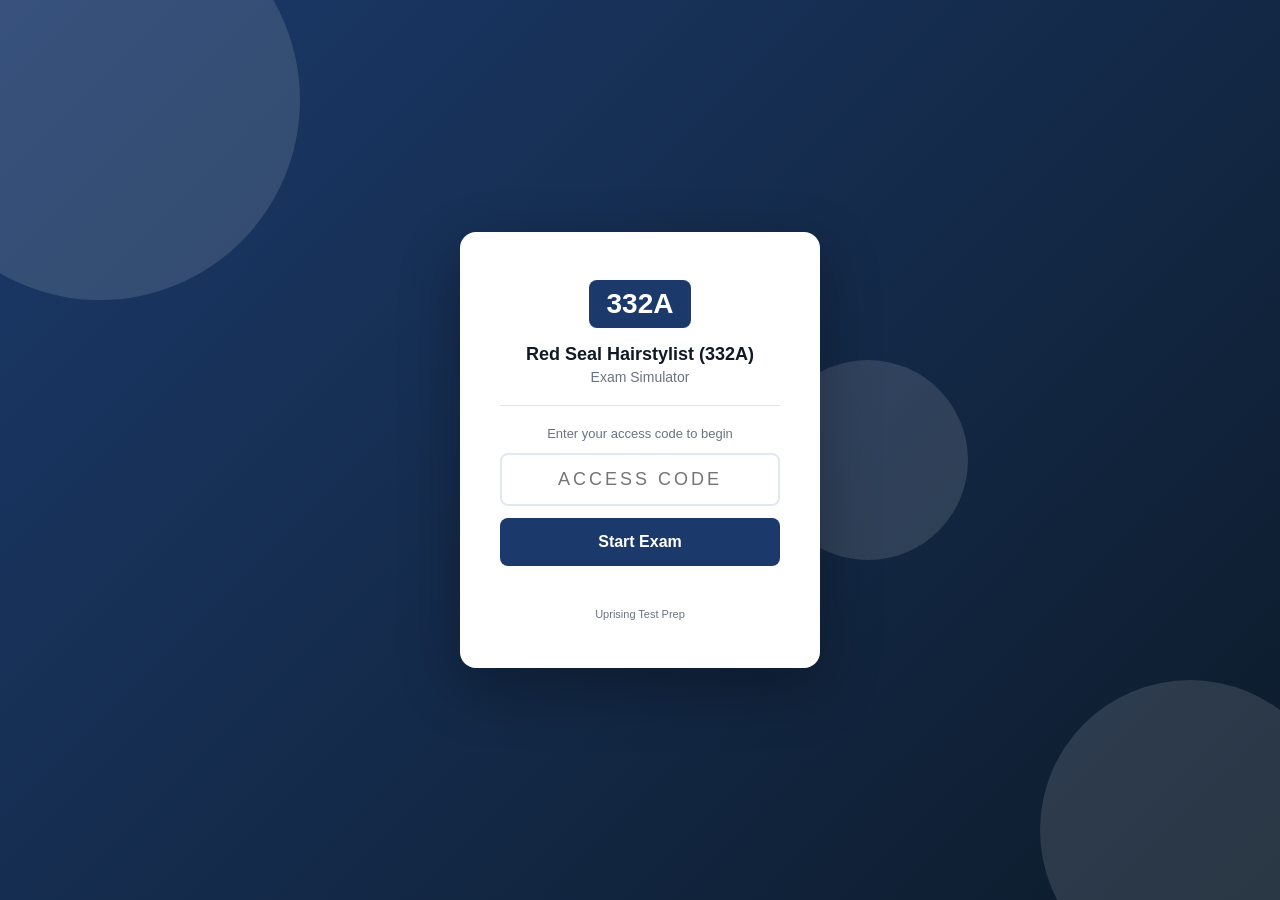
<file: index.html>
<!DOCTYPE html>
<html lang="en">
<head>
  <meta charset="UTF-8" />
  <meta name="viewport" content="width=device-width, initial-scale=1.0, viewport-fit=cover" />
  <meta name="apple-mobile-web-app-capable" content="yes" />
  <meta name="apple-mobile-web-app-status-bar-style" content="black-translucent" />
  <title>332A Exam Simulator</title>
  <link rel="stylesheet" href="style.css" />
</head>
<body>

<div id="access-gate">
  <div class="gate-bg-shapes">
    <div class="shape shape-1"></div>
    <div class="shape shape-2"></div>
    <div class="shape shape-3"></div>
  </div>
  <div class="gate-card">
    <div class="gate-logo">
      <div class="logo-badge">332A</div>
    </div>
    <h1 class="gate-title">Red Seal Hairstylist (332A)</h1>
    <p class="gate-subtitle">Exam Simulator</p>
    <div class="gate-divider"></div>
    <p class="gate-instruction">Enter your access code to begin</p>
    <input type="text" id="access-code-input" class="gate-input"
           placeholder="Access Code" autocomplete="off"
           maxlength="20" spellcheck="false" />
    <button id="access-btn" class="gate-btn">Start Exam</button>
    <p id="access-error" class="gate-error"></p>
    <p class="gate-hint">Uprising Test Prep</p>
  </div>
</div>

<div id="app" style="display:none">
  <header class="top-bar">
    <div class="bar-left">
      <span class="bar-logo">332A</span>
      <span class="bar-title">Exam Simulator</span>
    </div>
    <div class="bar-right">
      <span class="bar-timer" id="timer-display">--:--</span>
      <button class="bar-btn" id="flag-btn">Flag</button>
      <button class="bar-btn bar-btn-primary" id="submit-btn">
        <span class="btn-full">Submit Exam</span>
        <span class="btn-short">Submit</span>
      </button>
    </div>
  </header>

  <div class="progress-strip">
    <div class="progress-bar" id="progress-bar"></div>
  </div>

  <main class="exam-main">
    <div class="question-panel">
      <div class="q-meta">
        <span id="q-counter"></span>
        <span id="q-domain" class="q-domain-tag"></span>
        <span id="q-flag-indicator" class="flag-chip" style="display:none">Flagged</span>
      </div>
      <!-- Shared text for a linked cluster (a clinical case, a reading
           passage). It sits ABOVE the stem, which is the one thing that
           legitimately precedes it, and repeats on every question in the
           cluster so nobody has to page backwards. -->
      <div id="q-cluster-wrap" class="cluster-wrap" style="display:none"></div>
      <p id="question-text" class="q-text"></p>
      <!-- The picture sits BELOW the question text so the simulator matches
           the printed book exactly: stem, then picture, then options. They
           used to disagree (book put the picture under the stem, simulator put
           it above), so no single wording could be true in both places, and
           184 of MLPAO's 185 image questions said "shown above" while the
           book printed the picture below the sentence. Write stems with
           neutral wording ("the strip shown", "the diagram shows") and this
           whole class of bug cannot come back. -->
      <div id="q-image-wrap" style="display:none; margin-bottom:14px;"></div>
      <div id="options-list" class="options-list"></div>
      <div id="explanation-box" class="explanation-box" style="display:none">
        <div class="explanation-label">Explanation</div>
        <p id="explanation-text" class="explanation-text"></p>
      </div>
    </div>
    <div class="nav-bar">
      <button class="nav-btn" id="prev-btn">&#8592; Prev</button>
      <button class="nav-btn nav-btn-map" id="map-btn">Question Map</button>
      <button class="nav-btn nav-btn-next" id="next-btn">Next &#8594;</button>
    </div>
  </main>
</div>

<!-- Question Map Modal -->
<div id="map-modal" style="display:none">
  <div class="map-backdrop" id="map-backdrop"></div>
  <div class="map-panel">
    <div class="map-header">
      <span class="map-title">Question Map</span>
      <button id="map-close" class="map-close-btn">&#x2715; Close</button>
    </div>
    <div class="map-legend">
      <span class="leg-item"><span class="leg-swatch leg-answered"></span>Answered</span>
      <span class="leg-item"><span class="leg-swatch leg-flagged"></span>Flagged</span>
      <span class="leg-item"><span class="leg-swatch leg-unanswered"></span>Unanswered</span>
    </div>
    <div id="q-grid" class="q-grid"></div>
  </div>
</div>

<div id="results-screen" style="display:none">
  <div class="results-card">
    <div class="res-header">
      <div class="res-badge">332A</div>
      <h2 id="res-status" class="res-status"></h2>
      <p id="res-score" class="res-score"></p>
    </div>
    <div id="res-domains" class="res-domains"></div>
    <button id="res-review-btn" class="res-btn">Review Answers</button>
    <button id="res-restart-btn" class="res-btn res-btn-secondary">Restart</button>
  </div>
</div>

<script src="questions.js"></script>
<script src="app.js"></script>
</body>
</html>
</file>
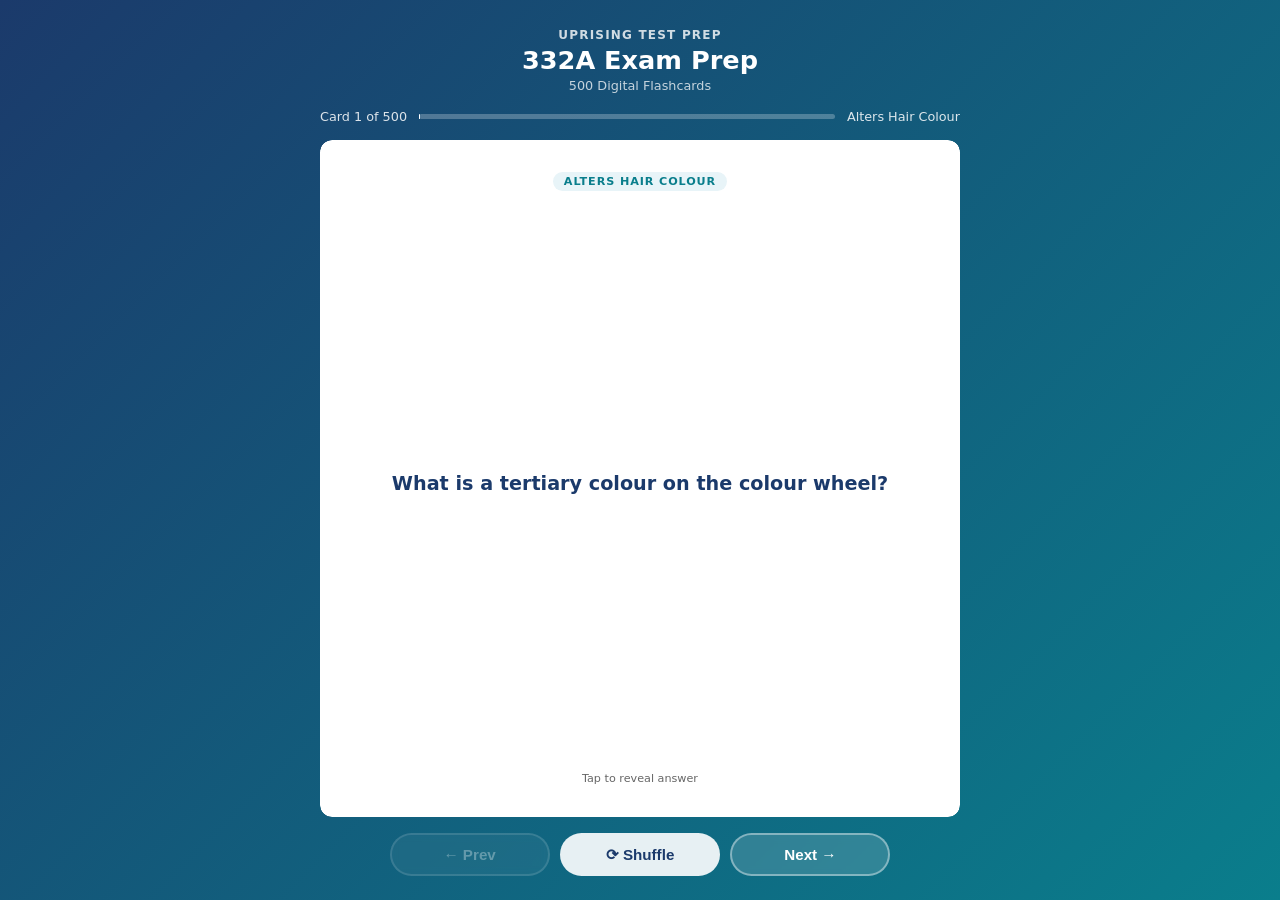
<file: flashcards/index.html>
<!DOCTYPE html>
<html lang="en">
<head>
  <meta charset="UTF-8">
  <meta name="viewport" content="width=device-width, initial-scale=1.0">
  <title>332A Exam Prep: Flashcards</title>
  <style>
    :root {
      --blue:   #1B3A6B;
      --teal:   #0A7E8C;
      --ltblue: #E8F4F8;
      --white:  #FFFFFF;
      --text:   #1A1A1A;
      --muted:  #666;
      --radius: 12px;
    }
    * { box-sizing: border-box; margin: 0; padding: 0; }
    html, body { height: 100%; }
    body {
      font-family: 'Segoe UI', system-ui, sans-serif;
      background: linear-gradient(135deg, var(--blue) 0%, var(--teal) 100%);
      /* Pinned, not min-height: the page must never grow, or the controls
         get pushed below the fold on iOS where 100dvh and height:100%
         disagree. The height:100% rule above is the pre-dvh fallback. */
      height: 100dvh;
      max-height: 100dvh;
      overflow: hidden;
      display: flex;
      flex-direction: column;
      align-items: center;
      padding: 1.25rem 1rem 1rem;
      gap: 0.75rem;
      overflow-x: hidden;
    }
    header { text-align: center; color: #fff; flex-shrink: 0; }
    header .brand { font-size: 0.75rem; font-weight: 700; letter-spacing: 0.1em; opacity: 0.8; text-transform: uppercase; }
    header h1 { font-size: 1.3rem; font-weight: 800; margin-top: 0.2rem; }
    header .subtitle { font-size: 0.8rem; opacity: 0.75; margin-top: 0.15rem; }
    #progress-info {
      display: flex; align-items: center; gap: 0.75rem;
      color: rgba(255,255,255,0.85); font-size: 0.8rem;
      flex-shrink: 0; width: 100%; max-width: 640px;
    }
    #progress-bar-track {
      flex: 1; background: rgba(255,255,255,0.25);
      border-radius: 4px; height: 5px;
    }
    #progress-bar-fill { height: 100%; background: #fff; border-radius: 4px; transition: width 0.3s; }
    .card-scene {
      width: 100%; max-width: 640px;
      perspective: 1200px;
      cursor: pointer;
      flex: 1; min-height: 0;
      display: flex; flex-direction: column;
    
      /* WebKit does not clip overflow inside a preserve-3d context, so the
         answer pane's own clip is dropped and a long answer paints over the
         Prev/Next row. This element only sets the perspective and is NOT
         itself in the 3D context, so its clip is honoured in every engine. */
      overflow: hidden;
      border-radius: var(--radius);
    }
    .card-inner {
      position: relative; width: 100%;
      flex: 1; min-height: 0;
      transition: transform 0.55s cubic-bezier(.4,0,.2,1);
      transform-style: preserve-3d;
    }
    .card-scene.flipped .card-inner { transform: rotateY(180deg); }
    .card-face {
      position: absolute; inset: 0;
      backface-visibility: hidden; -webkit-backface-visibility: hidden;
      border-radius: var(--radius);
      display: flex; flex-direction: column;
      padding: 1.5rem 1.75rem;
      box-shadow: 0 12px 40px rgba(0,0,0,0.2);
      overflow: hidden;
    
      /* Painting through a mask forces WebKit to allocate a real clipping
         layer for a 3D-transformed element, which is what makes the
         overflow:hidden and the rounded corners above actually apply. */
      -webkit-mask-image: -webkit-radial-gradient(#fff, #000);
              mask-image: radial-gradient(#fff, #000);
    }
    .card-front { background: var(--white); align-items: center; justify-content: center; }
    .card-back  { background: var(--ltblue); transform: rotateY(180deg); }
    .card-badge {
      font-size: 0.7rem; font-weight: 700; text-transform: uppercase;
      letter-spacing: 0.08em;
      background: var(--ltblue); color: var(--teal);
      padding: 0.2rem 0.65rem; border-radius: 20px;
      margin-bottom: 0.85rem; flex-shrink: 0;
    }
    .card-back .card-badge { background: rgba(10,126,140,0.12); }
    .card-front .q-text {
      font-size: 1.1rem; font-weight: 600; color: var(--blue); line-height: 1.55;
      text-align: center; overflow-y: auto; flex: 1;
      display: flex; align-items: center; justify-content: center;
      scrollbar-width: thin; scrollbar-color: rgba(27,58,107,0.3) transparent;
    }
    .card-back .a-label { font-size: 0.7rem; font-weight: 700; color: var(--teal); text-transform: uppercase; letter-spacing: 0.08em; margin-bottom: 0.4rem; flex-shrink: 0; }
    .card-back .a-text  {
      font-size: 0.975rem; color: var(--text); line-height: 1.65;
      overflow-y: auto; flex: 1; min-height: 0; padding-right: 4px;
      scrollbar-width: thin; scrollbar-color: rgba(10,126,140,0.4) transparent;
    
      -webkit-overflow-scrolling: touch;
      overscroll-behavior: contain;
    }
    .card-back .a-text::-webkit-scrollbar { width: 4px; }
    .card-back .a-text::-webkit-scrollbar-track { background: transparent; }
    .card-back .a-text::-webkit-scrollbar-thumb { background: rgba(10,126,140,0.4); border-radius: 4px; }
    .tap-hint { flex-shrink: 0; margin-top: 0.6rem; font-size: 0.7rem; color: var(--muted); text-align: center; }
    .card-back .tap-hint { color: var(--teal); opacity: 0.7; }
    .controls {
      display: flex; gap: 0.65rem; flex-wrap: nowrap;
      justify-content: center; flex-shrink: 0;
      width: 100%; max-width: 640px;
      padding-bottom: env(safe-area-inset-bottom, 0px);
    }
    .btn {
      padding: 0.6rem 1.2rem; border-radius: 50px;
      border: 2px solid rgba(255,255,255,0.4);
      background: rgba(255,255,255,0.15); color: #fff;
      font-weight: 700; font-size: 0.875rem; cursor: pointer;
      transition: all 0.2s; backdrop-filter: blur(4px);
      white-space: nowrap; flex: 1; max-width: 160px;
    }
    .btn:hover { background: rgba(255,255,255,0.3); border-color: rgba(255,255,255,0.7); }
    .btn:active { transform: scale(0.96); }
    .btn:disabled { opacity: 0.35; cursor: not-allowed; }
    .btn.btn-primary { background: rgba(255,255,255,0.9); color: var(--blue); border-color: transparent; }
    .btn.btn-primary:hover { background: #fff; }
    #loading { color: rgba(255,255,255,0.8); font-size: 1rem; text-align: center; padding: 3rem; flex: 1; }
    @media (min-width: 768px) {
      body { padding: 1.75rem 1.5rem 1.5rem; gap: 1rem; }
      header h1 { font-size: 1.6rem; }
      .card-face { padding: 2rem 2.5rem; }
      .card-front .q-text { font-size: 1.2rem; }
      .card-back .a-text { font-size: 1.05rem; }
      .btn { font-size: 0.95rem; padding: 0.65rem 1.4rem; }
    }
    @media (max-width: 380px) {
      body { padding: 0.75rem; gap: 0.5rem; }
      header .brand { font-size: 0.65rem; }
      header h1 { font-size: 1.1rem; }
      header .subtitle { display: none; }
      .card-face { padding: 1rem 1.1rem; }
      .card-front .q-text { font-size: 0.975rem; }
      .card-back .a-text { font-size: 0.875rem; }
      .btn { font-size: 0.8rem; padding: 0.5rem 0.75rem; }
    }
  </style>
</head>
<body>
<header>
  <div class="brand">Uprising Test Prep</div>
  <h1>332A Exam Prep</h1>
  <div class="subtitle">500 Digital Flashcards</div>
</header>
<div id="progress-info">
  <span id="card-counter">Card 1 of 500</span>
  <div id="progress-bar-track"><div id="progress-bar-fill" style="width:0%"></div></div>
  <span id="domain-label"></span>
</div>
<div id="loading">Loading flashcards...</div>
<div class="card-scene" id="card-scene" style="display:none" onclick="flipCard()">
  <div class="card-inner" id="card-inner">
    <div class="card-face card-front">
      <div class="card-badge" id="front-badge"></div>
      <div class="q-text" id="q-text"></div>
      <div class="tap-hint">Tap to reveal answer</div>
    </div>
    <div class="card-face card-back">
      <div class="card-badge" id="back-badge">Answer</div>
      <div class="a-label">Answer</div>
      <div class="a-text" id="a-text"></div>
      <div class="tap-hint">Tap to flip back</div>
    </div>
  </div>
</div>
<div class="controls" id="controls" style="display:none">
  <button class="btn" id="prev-btn" onclick="event.stopPropagation();move(-1)" disabled>&#8592; Prev</button>
  <button class="btn btn-primary" onclick="event.stopPropagation();shuffleCards()">&#10227; Shuffle</button>
  <button class="btn" id="next-btn" onclick="event.stopPropagation();move(1)">Next &#8594;</button>
</div>
<script>
const DOMAIN_LABELS = {
  common_occupational_skills: "Common Occupational Skills",
  hair_and_scalp_care: "Hair and Scalp Care",
  cuts_hair: "Cuts Hair",
  styles_hair: "Styles Hair",
  chemical_texture_services: "Chemical Texture Services",
  alters_hair_colour: "Alters Hair Colour",
  specialized_services: "Specialized Services",
  salon_operations: "Salon Operations",
};
let cards   = [];
let current = 0;
async function init() {
  try {
    const res = await fetch('flashcards.json');
    if (!res.ok) throw new Error('Network error');
    cards = await res.json();
    document.getElementById('loading').style.display    = 'none';
    document.getElementById('card-scene').style.display = 'flex';
    document.getElementById('controls').style.display   = 'flex';
    show();
  } catch (e) {
    document.getElementById('loading').textContent = 'Error loading flashcards. Please try refreshing.';
  }
}
function domainLabel(key) {
  return DOMAIN_LABELS[key] || key.replace(/_/g, ' ').replace(/\b\w/g, c => c.toUpperCase());
}
function show() {
  const c = cards[current];
  document.getElementById('card-scene').classList.remove('flipped');
  document.getElementById('a-text').scrollTop = 0;
  const label = domainLabel(c.domain || c.chapter || '');
  document.getElementById('q-text').textContent       = c.front;
  document.getElementById('a-text').textContent       = c.back;
  document.getElementById('front-badge').textContent  = label;
  document.getElementById('back-badge').textContent   = label;
  document.getElementById('card-counter').textContent = `Card ${current+1} of ${cards.length}`;
  document.getElementById('domain-label').textContent = label;
  document.getElementById('progress-bar-fill').style.width = `${((current+1)/cards.length*100).toFixed(1)}%`;
  document.getElementById('prev-btn').disabled = current === 0;
  document.getElementById('next-btn').disabled = current === cards.length - 1;
}
function flipCard() { document.getElementById('card-scene').classList.toggle('flipped'); }
function move(dir) {
  const next = current + dir;
  if (next < 0 || next >= cards.length) return;
  current = next; show();
}
function shuffleCards() {
  for (let i = cards.length - 1; i > 0; i--) {
    const j = Math.floor(Math.random() * (i+1));
    [cards[i], cards[j]] = [cards[j], cards[i]];
  }
  current = 0; show();
}
document.addEventListener('keydown', e => {
  if (e.key === 'ArrowRight' || e.key === 'ArrowDown') move(1);
  else if (e.key === 'ArrowLeft' || e.key === 'ArrowUp') move(-1);
  else if (e.key === ' ' || e.key === 'Enter') { e.preventDefault(); flipCard(); }
});
init();
</script>
</body>
</html>
</file>
<file: style.css>
/* 332A Exam Simulator, Styles */
:root {
  --primary:   #1B3A6B;
  --pass:      #059669;
  --fail:      #DC2626;
  --bg:        #F3F4F8;
  --card:      #FFFFFF;
  --border:    #E2E8F0;
  --text:      #111827;
  --muted:     #6B7280;
  --radius:    10px;
}
*, *::before, *::after { box-sizing: border-box; margin: 0; padding: 0; }
body {
  font-family: -apple-system, BlinkMacSystemFont, "Segoe UI", sans-serif;
  background: var(--bg);
  color: var(--text);
  height: 100vh;
  height: 100dvh;
  overflow: hidden;
  -webkit-text-size-adjust: 100%;
}

/* ── Access Gate ─────────────────────────────────────────────────────────── */
#access-gate {
  display: flex;
  align-items: center;
  justify-content: center;
  height: 100vh;
  height: 100dvh;
  background: linear-gradient(135deg, var(--primary) 0%, #0d1b2a 100%);
  position: relative;
  overflow: hidden;
  padding: 20px;
  padding-top: max(20px, env(safe-area-inset-top));
  padding-bottom: max(20px, env(safe-area-inset-bottom));
}
.gate-bg-shapes { position: absolute; inset: 0; pointer-events: none; }
.shape { position: absolute; border-radius: 50%; opacity: .12; background: #fff; }
.shape-1 { width: 400px; height: 400px; top: -100px; left: -100px; }
.shape-2 { width: 300px; height: 300px; bottom: -80px; right: -60px; }
.shape-3 { width: 200px; height: 200px; top: 40%; left: 60%; }
.gate-card {
  background: #fff;
  border-radius: 16px;
  padding: 48px 40px;
  text-align: center;
  width: 100%;
  max-width: 360px;
  position: relative;
  z-index: 1;
  box-shadow: 0 20px 60px rgba(0,0,0,.3);
}
.logo-badge {
  display: inline-block;
  background: var(--primary);
  color: #fff;
  font-weight: 800;
  font-size: 28px;
  padding: 8px 18px;
  border-radius: 8px;
}
.gate-title { font-size: 18px; font-weight: 700; margin-top: 16px; color: var(--text); }
.gate-subtitle { color: var(--muted); font-size: 14px; margin-top: 4px; }
.gate-divider { height: 1px; background: var(--border); margin: 20px 0; }
.gate-instruction { font-size: 13px; color: var(--muted); margin-bottom: 12px; }
.gate-input {
  width: 100%;
  padding: 14px 16px;
  border: 2px solid var(--border);
  border-radius: 8px;
  font-size: 18px;
  text-align: center;
  text-transform: uppercase;
  letter-spacing: 3px;
  outline: none;
}
.gate-input:focus { border-color: var(--primary); }
.gate-btn {
  width: 100%;
  margin-top: 12px;
  padding: 15px;
  background: var(--primary);
  color: #fff;
  border: none;
  border-radius: 8px;
  font-size: 16px;
  font-weight: 600;
  cursor: pointer;
  -webkit-tap-highlight-color: transparent;
}
.gate-btn:hover { opacity: .9; }
.gate-error { color: var(--fail); font-size: 13px; margin-top: 8px; min-height: 18px; }
.gate-hint { color: var(--muted); font-size: 11px; margin-top: 16px; }

/* ── App shell ───────────────────────────────────────────────────────────── */
#app {
  display: flex;
  flex-direction: column;
  height: 100vh;
  height: 100dvh;
  padding-top: env(safe-area-inset-top);
}
.top-bar {
  display: flex;
  justify-content: space-between;
  align-items: center;
  background: var(--primary);
  color: #fff;
  padding: 0 20px;
  padding-left: max(20px, env(safe-area-inset-left));
  padding-right: max(20px, env(safe-area-inset-right));
  height: 52px;
  flex-shrink: 0;
  gap: 8px;
}
.bar-left { display: flex; align-items: center; gap: 8px; min-width: 0; }
.bar-logo { font-weight: 800; font-size: 18px; flex-shrink: 0; }
.bar-title { font-size: 14px; opacity: .8; white-space: nowrap; overflow: hidden; text-overflow: ellipsis; }
.bar-right { display: flex; align-items: center; gap: 8px; flex-shrink: 0; }
.bar-timer {
  font-variant-numeric: tabular-nums;
  font-size: 16px;
  font-weight: 600;
  min-width: 68px;
  text-align: right;
}
.bar-btn {
  padding: 7px 13px;
  background: rgba(255,255,255,.15);
  border: 1px solid rgba(255,255,255,.3);
  color: #fff;
  border-radius: 6px;
  cursor: pointer;
  font-size: 13px;
  white-space: nowrap;
  -webkit-tap-highlight-color: transparent;
  touch-action: manipulation;
}
.bar-btn:hover { background: rgba(255,255,255,.25); }
.bar-btn-primary {
  background: #fff;
  color: var(--primary);
  border-color: #fff;
  font-weight: 600;
}
.bar-btn-primary:hover { background: #f0f0f0; }
.btn-short { display: none; }
.btn-full  { display: inline; }

.progress-strip { height: 4px; background: rgba(0,0,0,.1); flex-shrink: 0; }
.progress-bar   { height: 100%; background: #4ade80; transition: width .3s; }

/* ── Main exam area ──────────────────────────────────────────────────────── */
.exam-main {
  flex: 1;
  overflow: hidden;
  display: flex;
  flex-direction: column;
  padding: 16px 20px 0;
  padding-left: max(16px, env(safe-area-inset-left));
  padding-right: max(16px, env(safe-area-inset-right));
  min-height: 0;
}
.question-panel { flex: 1; overflow-y: auto; padding-bottom: 12px; -webkit-overflow-scrolling: touch; }
.q-meta {
  display: flex;
  align-items: center;
  gap: 8px;
  margin-bottom: 12px;
  font-size: 13px;
  color: var(--muted);
  flex-wrap: wrap;
}
.q-domain-tag {
  background: var(--primary);
  color: #fff;
  padding: 2px 8px;
  border-radius: 4px;
  font-size: 11px;
  font-weight: 600;
}
.flag-chip {
  background: #FEF3C7;
  color: #92400E;
  padding: 2px 8px;
  border-radius: 4px;
  font-size: 11px;
  font-weight: 600;
}
.cluster-wrap {
  border-left: 4px solid var(--primary, #1B3A6B);
  background: #F2F6FC; border-radius: 8px;
  padding: 10px 14px; margin-bottom: 16px;
}
.cluster-label {
  font-size: 11px; font-weight: 700; letter-spacing: 0.06em;
  text-transform: uppercase; color: var(--primary, #1B3A6B); margin-bottom: 6px;
}
.cluster-body {
  max-height: 38vh; overflow-y: auto; font-size: 15px; line-height: 1.6;
  -webkit-overflow-scrolling: touch;
}
.cluster-body p + p { margin-top: 10px; }
@media (min-width: 1100px) { .cluster-body { max-height: 52vh; } }

.q-image {
  max-width: 100%;
  /* Cap the height too. With only max-width, a tall exhibit renders at full
     width and pushes the stem and every option below the fold, so the question
     looks like it has no answers until the candidate scrolls. Found on CNPLE. */
  max-height: 62vh;
  width: auto;
  height: auto;
  object-fit: contain;
  border-radius: 6px;
  border: 1px solid var(--border);
  display: block;
  margin-bottom: 14px;
}
.q-text { font-size: 16px; line-height: 1.65; margin-bottom: 20px; }
.options-list { display: flex; flex-direction: column; gap: 10px; }
.option {
  display: flex;
  align-items: flex-start;
  gap: 12px;
  padding: 15px 16px;
  background: var(--card);
  border: 2px solid var(--border);
  border-radius: var(--radius);
  cursor: pointer;
  transition: .15s;
  -webkit-tap-highlight-color: transparent;
  touch-action: manipulation;
  min-height: 52px;
}
.option:hover  { border-color: var(--primary); background: #F8FAFF; }
.option.selected  { border-color: var(--primary); background: #EEF3FF; }
.option.correct   { border-color: #059669; background: #ECFDF5; }
.option.incorrect { border-color: #DC2626; background: #FEF2F2; }
.explanation-box {
  margin-top: 20px;
  padding: 16px 18px;
  background: #F0F9FF;
  border-left: 4px solid #2563EB;
  border-radius: 6px;
}
.explanation-label {
  font-size: 11px;
  font-weight: 700;
  text-transform: uppercase;
  letter-spacing: .06em;
  color: #2563EB;
  margin-bottom: 8px;
}
.explanation-text { font-size: 14.5px; line-height: 1.7; color: #1e293b; margin: 0; }
.opt-letter { font-weight: 700; font-size: 15px; color: var(--primary); min-width: 22px; padding-top: 1px; flex-shrink: 0; }
.opt-text   { font-size: 15px; line-height: 1.5; }

/* ── Nav bar ─────────────────────────────────────────────────────────────── */
.nav-bar {
  display: flex;
  align-items: center;
  gap: 8px;
  padding: 10px 0;
  padding-bottom: max(14px, env(safe-area-inset-bottom));
  flex-shrink: 0;
}
.nav-btn {
  flex: 1;
  padding: 13px 8px;
  background: var(--card);
  border: 1px solid var(--border);
  border-radius: 8px;
  cursor: pointer;
  font-size: 15px;
  font-weight: 500;
  text-align: center;
  -webkit-tap-highlight-color: transparent;
  touch-action: manipulation;
  min-height: 48px;
}
.nav-btn:hover      { background: #f0f0f0; }
.nav-btn-map {
  background: var(--bg);
  border-color: var(--primary);
  color: var(--primary);
  font-weight: 600;
}
.nav-btn-map:hover { background: #EEF3FF; }
.nav-btn-next {
  background: var(--primary);
  color: #fff;
  border-color: var(--primary);
}
.nav-btn-next:hover { opacity: .9; }

/* ── Question Map Modal ──────────────────────────────────────────────────── */
#map-modal {
  position: fixed;
  inset: 0;
  z-index: 1000;
  display: flex;
  flex-direction: column;
  justify-content: flex-end;
}
.map-backdrop { position: absolute; inset: 0; background: rgba(0,0,0,.5); }
.map-panel {
  position: relative;
  background: #fff;
  border-radius: 20px 20px 0 0;
  padding: 20px;
  padding-bottom: max(20px, env(safe-area-inset-bottom));
  max-height: 80vh;
  max-height: 80dvh;
  display: flex;
  flex-direction: column;
  box-shadow: 0 -4px 30px rgba(0,0,0,.2);
}
.map-header {
  display: flex;
  align-items: center;
  justify-content: space-between;
  margin-bottom: 12px;
  flex-shrink: 0;
}
.map-title { font-size: 17px; font-weight: 700; color: var(--text); }
.map-close-btn {
  padding: 8px 16px;
  background: var(--bg);
  border: 1px solid var(--border);
  border-radius: 8px;
  cursor: pointer;
  font-size: 14px;
  font-weight: 500;
  min-height: 40px;
  -webkit-tap-highlight-color: transparent;
  touch-action: manipulation;
}
.map-close-btn:hover { background: #e5e7eb; }
.map-legend { display: flex; gap: 16px; margin-bottom: 14px; flex-shrink: 0; flex-wrap: wrap; }
.leg-item { display: flex; align-items: center; gap: 6px; font-size: 13px; color: var(--muted); }
.leg-swatch {
  width: 16px;
  height: 16px;
  border-radius: 3px;
  border: 1px solid var(--border);
  background: var(--card);
  display: inline-block;
  flex-shrink: 0;
}
.leg-swatch.leg-answered  { background: var(--primary); border-color: var(--primary); }
.leg-swatch.leg-flagged   { background: #FEF3C7; border-color: #F59E0B; }
.leg-swatch.leg-unanswered { background: var(--card); }
.q-grid {
  display: flex;
  flex-wrap: wrap;
  gap: 6px;
  overflow-y: auto;
  flex: 1;
  padding-bottom: 8px;
  -webkit-overflow-scrolling: touch;
}
.grid-btn {
  width: 40px;
  height: 40px;
  border: 1px solid var(--border);
  border-radius: 6px;
  background: var(--card);
  font-size: 12px;
  cursor: pointer;
  font-weight: 500;
  -webkit-tap-highlight-color: transparent;
  touch-action: manipulation;
}
.grid-btn.answered { background: var(--primary); color: #fff; border-color: var(--primary); }
.grid-btn.flagged  { background: #FEF3C7; border-color: #F59E0B; }
.grid-btn.active   { outline: 3px solid var(--primary); outline-offset: 2px; }

/* ── Results ─────────────────────────────────────────────────────────────── */
#results-screen {
  display: flex;
  align-items: flex-start;
  justify-content: center;
  min-height: 100vh;
  min-height: 100dvh;
  background: var(--bg);
  overflow-y: auto;
  -webkit-overflow-scrolling: touch;
  padding: 20px 16px;
  padding-top: max(20px, env(safe-area-inset-top));
  padding-bottom: max(20px, env(safe-area-inset-bottom));
}
.results-card {
  background: var(--card);
  border-radius: 16px;
  padding: 40px;
  max-width: 480px;
  width: 100%;
  box-shadow: 0 8px 30px rgba(0,0,0,.1);
}
.res-header { text-align: center; margin-bottom: 24px; }
.res-badge {
  display: inline-block;
  background: var(--primary);
  color: #fff;
  font-weight: 800;
  font-size: 22px;
  padding: 6px 16px;
  border-radius: 8px;
}
.res-status { font-size: 36px; font-weight: 800; margin-top: 12px; }
.res-score  { font-size: 18px; color: var(--muted); margin-top: 4px; }
.res-domains { margin-bottom: 24px; display: flex; flex-direction: column; gap: 10px; }
.res-domain-row { display: flex; align-items: center; gap: 8px; font-size: 13px; }
.res-domain-name { width: 160px; font-weight: 500; flex-shrink: 0; }
.res-domain-bar-wrap { flex: 1; background: #E5E7EB; border-radius: 4px; height: 8px; overflow: hidden; }
.res-domain-bar { height: 100%; border-radius: 4px; transition: width .5s; }
.res-domain-pct { width: 36px; text-align: right; font-weight: 600; }
.res-btn {
  width: 100%;
  padding: 15px;
  background: var(--primary);
  color: #fff;
  border: none;
  border-radius: 8px;
  font-size: 15px;
  font-weight: 600;
  cursor: pointer;
  margin-bottom: 10px;
  min-height: 52px;
  -webkit-tap-highlight-color: transparent;
  touch-action: manipulation;
}
.res-btn:hover { opacity: .9; }
.res-btn-secondary {
  background: transparent;
  color: var(--primary);
  border: 2px solid var(--primary);
}
.res-btn-secondary:hover { background: var(--primary); color: #fff; }

/* ── Mobile breakpoint (phones ≤ 640px) ─────────────────────────────────── */
@media (max-width: 640px) {
  /* Gate card */
  .gate-card { padding: 32px 24px; }

  /* Top bar: hide long title text, swap Submit label */
  .bar-title  { display: none; }
  .btn-full   { display: none; }
  .btn-short  { display: inline; }
  .bar-right  { gap: 6px; }
  .bar-btn    { padding: 6px 10px; font-size: 12px; }
  .bar-timer  { font-size: 14px; min-width: 58px; }

  /* Exam main */
  .exam-main { padding: 12px 14px 0; }
  .q-text { font-size: 16px; }
  .opt-text { font-size: 15px; }

  /* Nav bar, bigger touch targets */
  .nav-btn { font-size: 14px; padding: 14px 6px; }

  /* Results */
  .results-card { padding: 28px 20px; }
  .res-domain-name { width: 110px; font-size: 12px; }
  .res-domain-pct  { font-size: 12px; }
  .res-status { font-size: 30px; }

  /* Map grid, slightly bigger buttons on phones */
  .grid-btn { width: 42px; height: 42px; }
}

/* ── Very small phones (≤ 380px) ────────────────────────────────────────── */
@media (max-width: 380px) {
  .bar-logo { font-size: 15px; }
  .bar-btn  { padding: 5px 8px; font-size: 11px; }
  .bar-timer { font-size: 13px; min-width: 52px; }
  .nav-btn  { font-size: 13px; }
  .grid-btn { width: 38px; height: 38px; font-size: 11px; }
}
</file>
